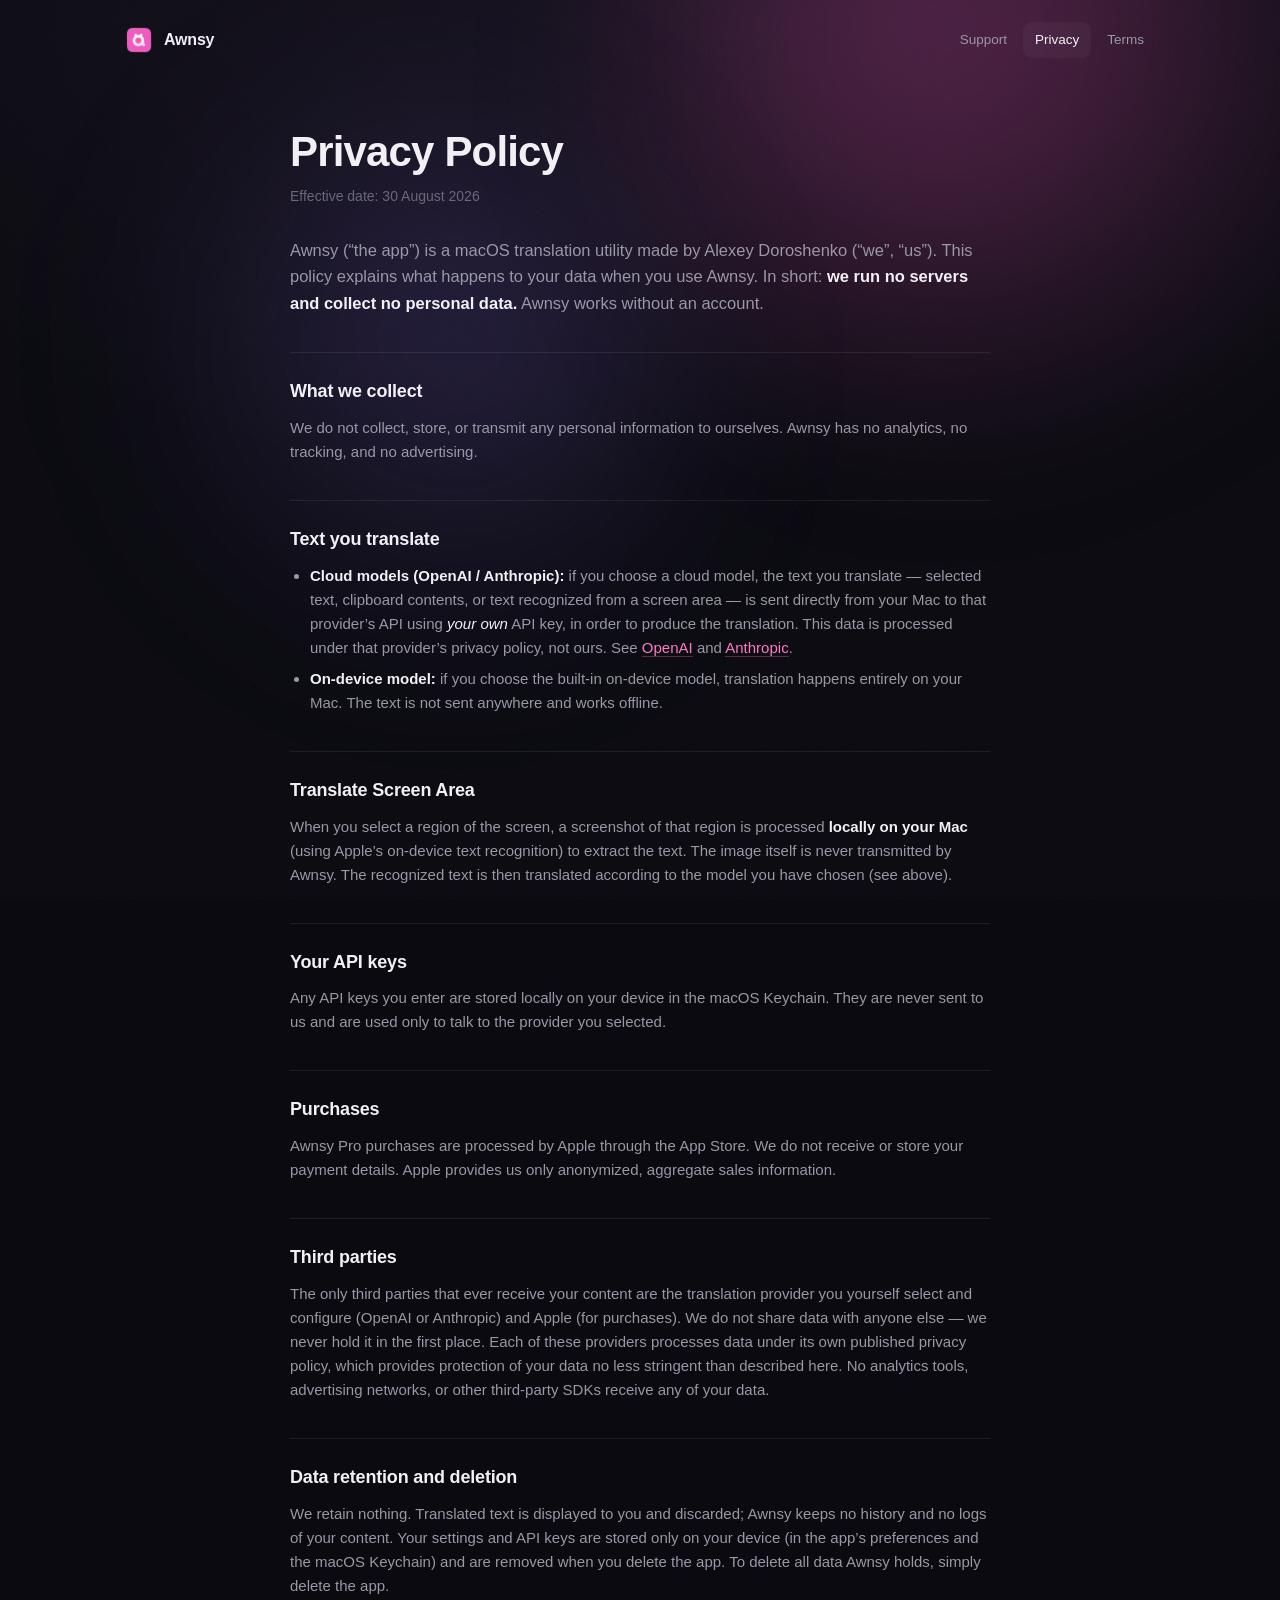
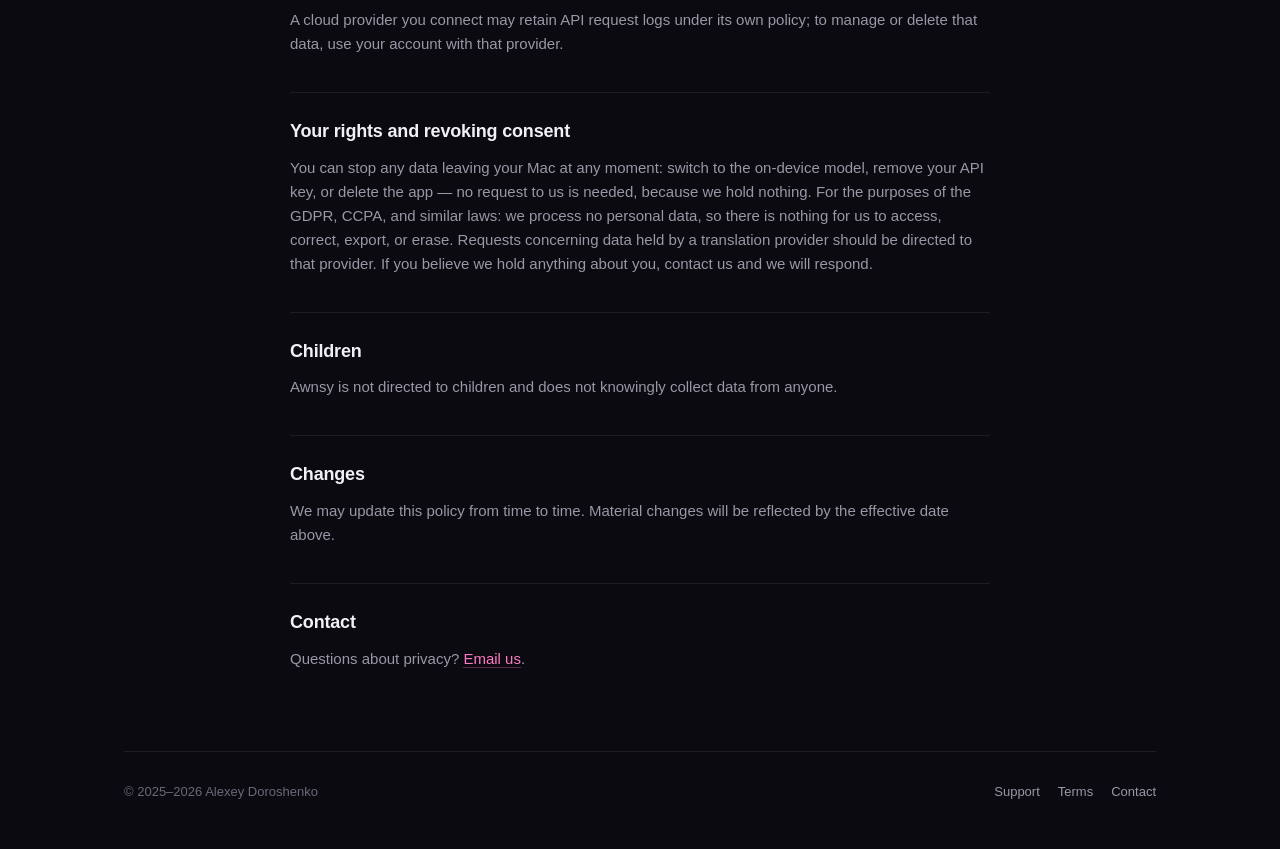
<file: privacy/index.html>
<!doctype html>
<html lang="en">
<head>
<meta charset="utf-8">
<meta name="viewport" content="width=device-width, initial-scale=1">
<title>Awnsy — Privacy Policy</title>
<meta name="description" content="How Awnsy handles your data: no servers, no analytics — translation happens on-device or via the provider you connect yourself.">
<link rel="canonical" href="https://awnsy.com/privacy/">
<link rel="icon" href="../icon.png">
<link rel="stylesheet" href="../assets/site.css">
</head>
<body>
  <div class="aurora"></div>
  <div class="noise"></div>

  <div class="wrap">
    <nav aria-label="Main">
      <a class="brand" href="../index.html"><img src="../icon.png" alt=""><span>Awnsy</span></a>
      <div class="nav-links">
        <a href="../support/index.html">Support</a>
        <a href="../privacy/index.html" aria-current="page">Privacy</a>
        <a href="../terms/index.html">Terms</a>
      </div>
    </nav>

    <main class="prose up">
      <h1>Privacy Policy</h1>
      <p class="eff">Effective date: 30 August 2026</p>

      <p class="lead">Awnsy (“the app”) is a macOS translation utility made by Alexey Doroshenko (“we”, “us”). This policy explains what happens to your data when you use Awnsy. In short: <strong>we run no servers and collect no personal data.</strong> Awnsy works without an account.</p>

      <h2>What we collect</h2>
      <p>We do not collect, store, or transmit any personal information to ourselves. Awnsy has no analytics, no tracking, and no advertising.</p>

      <h2>Text you translate</h2>
      <ul>
        <li><strong>Cloud models (OpenAI / Anthropic):</strong> if you choose a cloud model, the text you translate — selected text, clipboard contents, or text recognized from a screen area — is sent directly from your Mac to that provider’s API using <em>your own</em> API key, in order to produce the translation. This data is processed under that provider’s privacy policy, not ours. See <a href="https://openai.com/policies/privacy-policy" rel="noopener">OpenAI</a> and <a href="https://www.anthropic.com/legal/privacy" rel="noopener">Anthropic</a>.</li>
        <li><strong>On-device model:</strong> if you choose the built-in on-device model, translation happens entirely on your Mac. The text is not sent anywhere and works offline.</li>
      </ul>

      <h2>Translate Screen Area</h2>
      <p>When you select a region of the screen, a screenshot of that region is processed <strong>locally on your Mac</strong> (using Apple’s on-device text recognition) to extract the text. The image itself is never transmitted by Awnsy. The recognized text is then translated according to the model you have chosen (see above).</p>

      <h2>Your API keys</h2>
      <p>Any API keys you enter are stored locally on your device in the macOS Keychain. They are never sent to us and are used only to talk to the provider you selected.</p>

      <h2>Purchases</h2>
      <p>Awnsy Pro purchases are processed by Apple through the App Store. We do not receive or store your payment details. Apple provides us only anonymized, aggregate sales information.</p>

      <h2>Third parties</h2>
      <p>The only third parties that ever receive your content are the translation provider you yourself select and configure (OpenAI or Anthropic) and Apple (for purchases). We do not share data with anyone else — we never hold it in the first place. Each of these providers processes data under its own published privacy policy, which provides protection of your data no less stringent than described here. No analytics tools, advertising networks, or other third-party SDKs receive any of your data.</p>

      <h2>Data retention and deletion</h2>
      <p>We retain nothing. Translated text is displayed to you and discarded; Awnsy keeps no history and no logs of your content. Your settings and API keys are stored only on your device (in the app’s preferences and the macOS Keychain) and are removed when you delete the app. To delete all data Awnsy holds, simply delete the app.</p>
      <p>A cloud provider you connect may retain API request logs under its own policy; to manage or delete that data, use your account with that provider.</p>

      <h2>Your rights and revoking consent</h2>
      <p>You can stop any data leaving your Mac at any moment: switch to the on-device model, remove your API key, or delete the app — no request to us is needed, because we hold nothing. For the purposes of the GDPR, CCPA, and similar laws: we process no personal data, so there is nothing for us to access, correct, export, or erase. Requests concerning data held by a translation provider should be directed to that provider. If you believe we hold anything about you, contact us and we will respond.</p>

      <h2>Children</h2>
      <p>Awnsy is not directed to children and does not knowingly collect data from anyone.</p>

      <h2>Changes</h2>
      <p>We may update this policy from time to time. Material changes will be reflected by the effective date above.</p>

      <h2>Contact</h2>
      <p>Questions about privacy? <a href="mailto:aidsoid+awnsy@gmail.com">Email us</a>.</p>
    </main>

    <footer>
      <div class="foot-row">
        <span>© 2025–2026 Alexey Doroshenko</span>
        <span class="spacer"></span>
        <a href="../support/index.html">Support</a>
        <a href="../terms/index.html">Terms</a>
        <a href="mailto:aidsoid+awnsy@gmail.com">Contact</a>
      </div>
    </footer>
  </div>
</body>
</html>
</file>
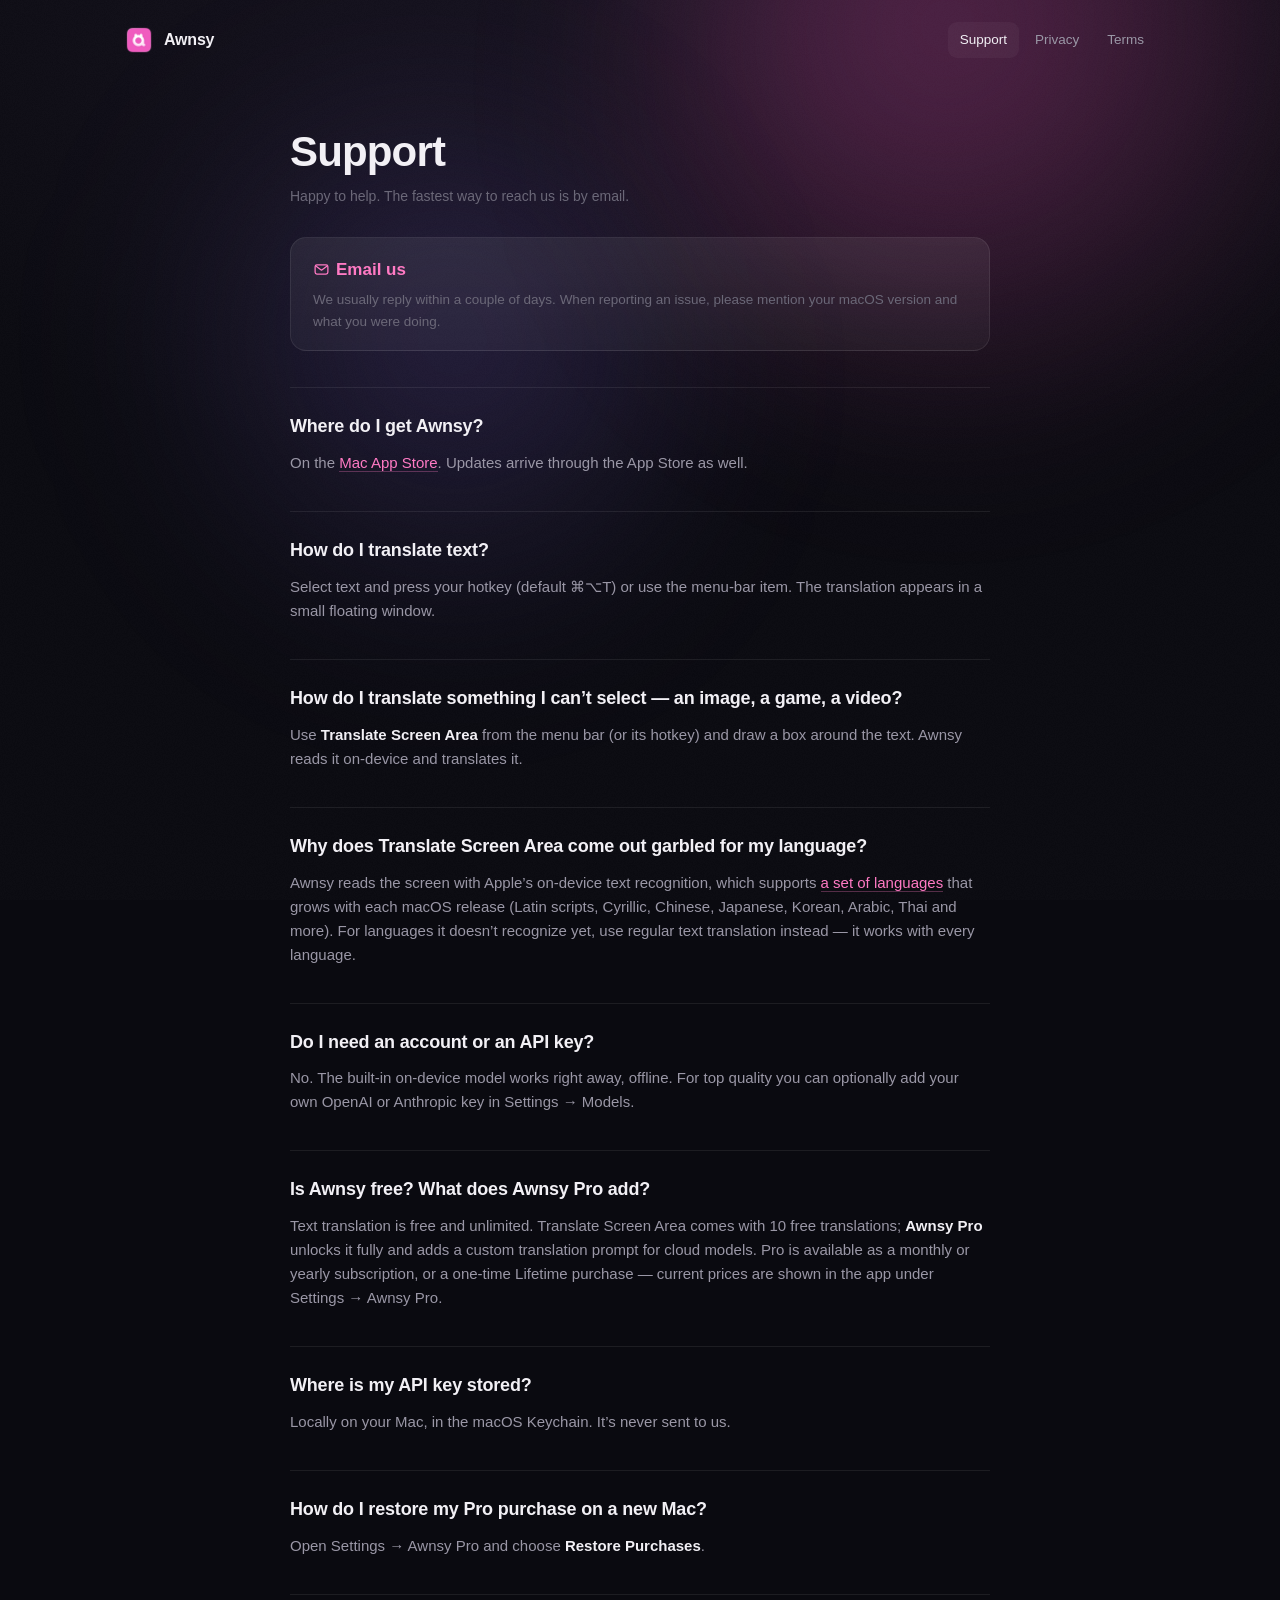
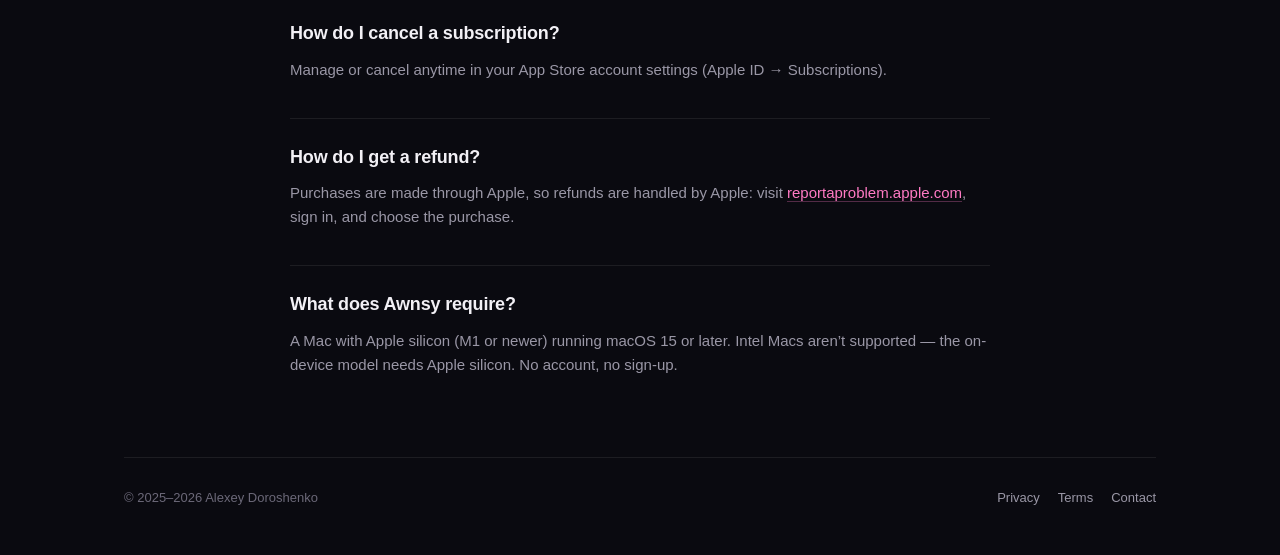
<file: support/index.html>
<!doctype html>
<html lang="en">
<head>
<meta charset="utf-8">
<meta name="viewport" content="width=device-width, initial-scale=1">
<title>Awnsy — Support</title>
<meta name="description" content="Get help with Awnsy: how translation and Translate Screen Area work, API keys, purchases, restores, and refunds.">
<link rel="canonical" href="https://awnsy.com/support/">
<link rel="icon" href="../icon.png">
<link rel="stylesheet" href="../assets/site.css">
</head>
<body>
  <div class="aurora"></div>
  <div class="noise"></div>

  <div class="wrap">
    <nav aria-label="Main">
      <a class="brand" href="../index.html"><img src="../icon.png" alt=""><span>Awnsy</span></a>
      <div class="nav-links">
        <a href="../support/index.html" aria-current="page">Support</a>
        <a href="../privacy/index.html">Privacy</a>
        <a href="../terms/index.html">Terms</a>
      </div>
    </nav>

    <main class="prose up">
      <h1>Support</h1>
      <p class="eff">Happy to help. The fastest way to reach us is by email.</p>

      <div class="note-card">
        <svg viewBox="0 0 24 24" aria-hidden="true" style="width:17px;height:17px;stroke:var(--pink);fill:none;stroke-width:1.8;stroke-linecap:round;stroke-linejoin:round;vertical-align:-3px;margin-right:6px"><rect x="3" y="5.5" width="18" height="13" rx="2.5"/><path d="m4 7 8 6 8-6"/></svg><a href="mailto:aidsoid+awnsy@gmail.com">Email us</a>
        <p>We usually reply within a couple of days. When reporting an issue, please mention your macOS version and what you were doing.</p>
      </div>

      <h2>Where do I get Awnsy?</h2>
      <p>On the <a href="https://apps.apple.com/app/id6805945103">Mac App Store</a>. Updates arrive through the App Store as well.</p>

      <h2>How do I translate text?</h2>
      <p>Select text and press your hotkey (default ⌘⌥T) or use the menu-bar item. The translation appears in a small floating window.</p>

      <h2>How do I translate something I can’t select — an image, a game, a video?</h2>
      <p>Use <strong>Translate Screen Area</strong> from the menu bar (or its hotkey) and draw a box around the text. Awnsy reads it on-device and translates it.</p>

      <h2>Why does Translate Screen Area come out garbled for my language?</h2>
      <p>Awnsy reads the screen with Apple’s on-device text recognition, which supports <a href="https://www.apple.com/macos/feature-availability/" rel="noopener">a set of languages</a> that grows with each macOS release (Latin scripts, Cyrillic, Chinese, Japanese, Korean, Arabic, Thai and more). For languages it doesn’t recognize yet, use regular text translation instead — it works with every language.</p>

      <h2>Do I need an account or an API key?</h2>
      <p>No. The built-in on-device model works right away, offline. For top quality you can optionally add your own OpenAI or Anthropic key in Settings → Models.</p>

      <h2>Is Awnsy free? What does Awnsy Pro add?</h2>
      <p>Text translation is free and unlimited. Translate Screen Area comes with 10 free translations; <strong>Awnsy Pro</strong> unlocks it fully and adds a custom translation prompt for cloud models. Pro is available as a monthly or yearly subscription, or a one-time Lifetime purchase — current prices are shown in the app under Settings → Awnsy Pro.</p>

      <h2>Where is my API key stored?</h2>
      <p>Locally on your Mac, in the macOS Keychain. It’s never sent to us.</p>

      <h2>How do I restore my Pro purchase on a new Mac?</h2>
      <p>Open Settings → Awnsy Pro and choose <strong>Restore Purchases</strong>.</p>

      <h2>How do I cancel a subscription?</h2>
      <p>Manage or cancel anytime in your App Store account settings (Apple&nbsp;ID → Subscriptions).</p>

      <h2>How do I get a refund?</h2>
      <p>Purchases are made through Apple, so refunds are handled by Apple: visit <a href="https://reportaproblem.apple.com" rel="noopener">reportaproblem.apple.com</a>, sign in, and choose the purchase.</p>

      <h2>What does Awnsy require?</h2>
      <p>A Mac with Apple silicon (M1 or newer) running macOS 15 or later. Intel Macs aren’t supported — the on-device model needs Apple silicon. No account, no sign-up.</p>
    </main>

    <footer>
      <div class="foot-row">
        <span>© 2025–2026 Alexey Doroshenko</span>
        <span class="spacer"></span>
        <a href="../privacy/index.html">Privacy</a>
        <a href="../terms/index.html">Terms</a>
        <a href="mailto:aidsoid+awnsy@gmail.com">Contact</a>
      </div>
    </footer>
  </div>
</body>
</html>
</file>
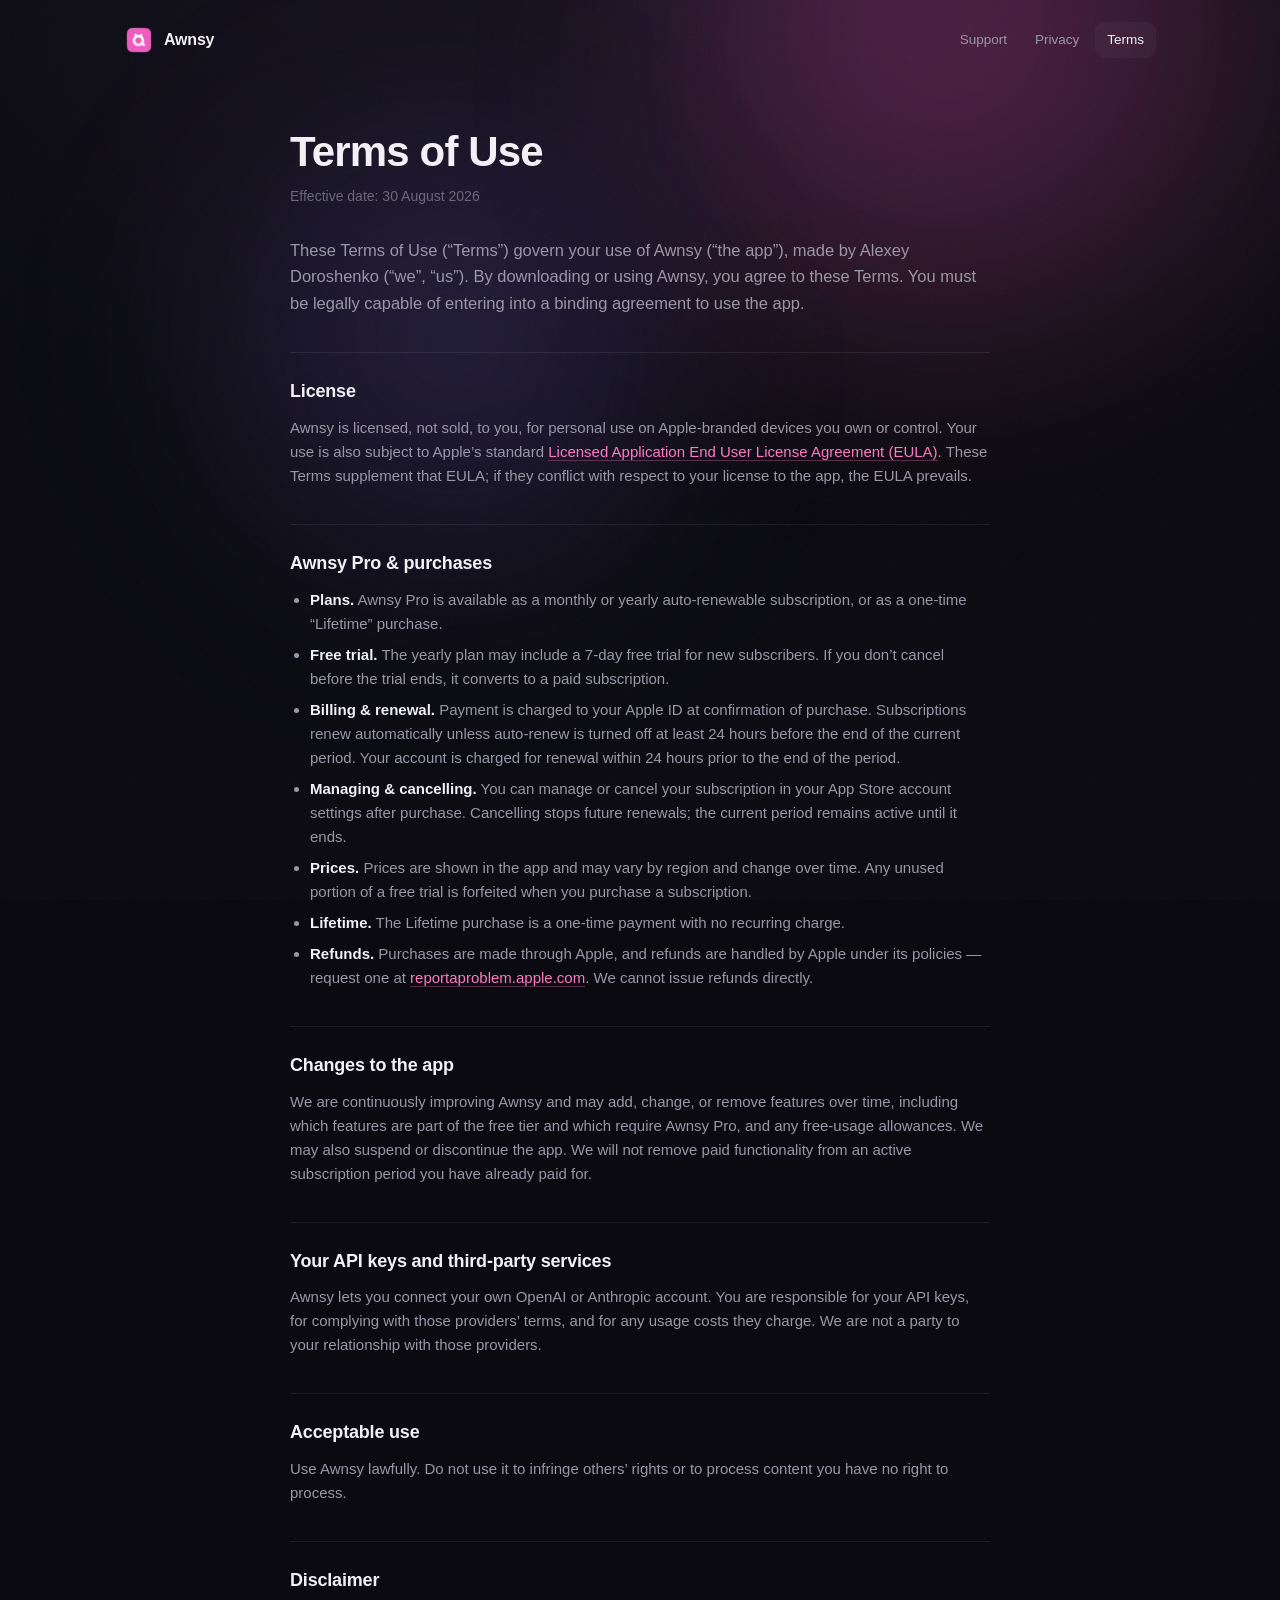
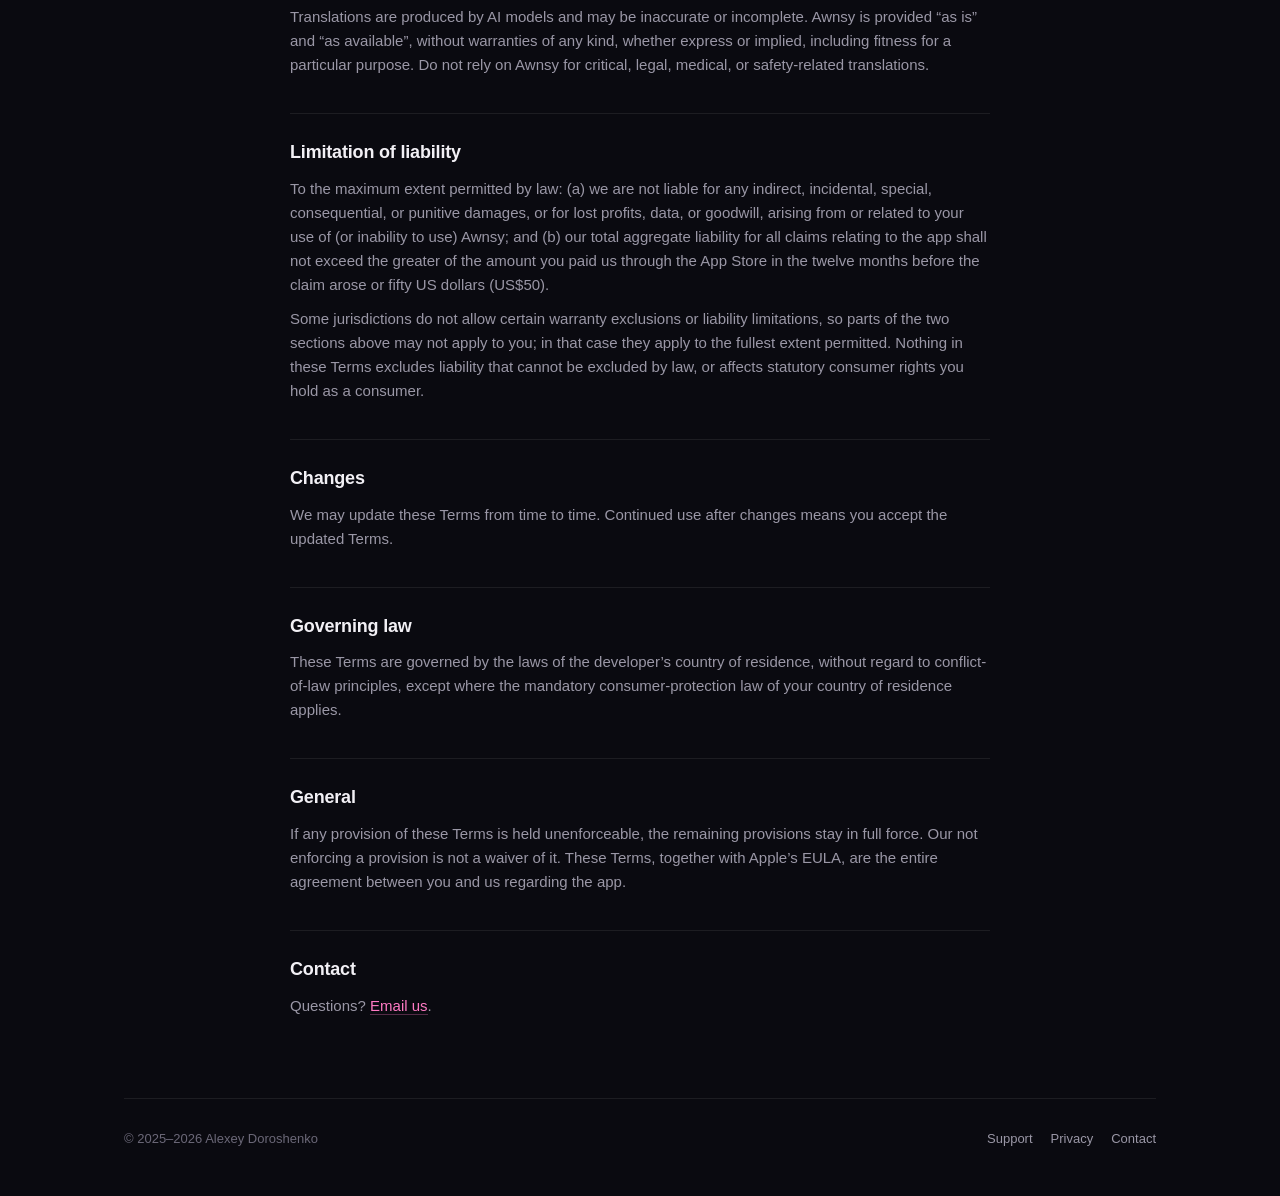
<file: terms/index.html>
<!doctype html>
<html lang="en">
<head>
<meta charset="utf-8">
<meta name="viewport" content="width=device-width, initial-scale=1">
<title>Awnsy — Terms of Use</title>
<meta name="description" content="The terms that govern your use of Awnsy, including Awnsy Pro subscriptions, the free trial, and the Lifetime purchase.">
<link rel="canonical" href="https://awnsy.com/terms/">
<link rel="icon" href="../icon.png">
<link rel="stylesheet" href="../assets/site.css">
</head>
<body>
  <div class="aurora"></div>
  <div class="noise"></div>

  <div class="wrap">
    <nav aria-label="Main">
      <a class="brand" href="../index.html"><img src="../icon.png" alt=""><span>Awnsy</span></a>
      <div class="nav-links">
        <a href="../support/index.html">Support</a>
        <a href="../privacy/index.html">Privacy</a>
        <a href="../terms/index.html" aria-current="page">Terms</a>
      </div>
    </nav>

    <main class="prose up">
      <h1>Terms of Use</h1>
      <p class="eff">Effective date: 30 August 2026</p>

      <p class="lead">These Terms of Use (“Terms”) govern your use of Awnsy (“the app”), made by Alexey Doroshenko (“we”, “us”). By downloading or using Awnsy, you agree to these Terms. You must be legally capable of entering into a binding agreement to use the app.</p>

      <h2>License</h2>
      <p>Awnsy is licensed, not sold, to you, for personal use on Apple-branded devices you own or control. Your use is also subject to Apple’s standard <a href="https://www.apple.com/legal/internet-services/itunes/dev/stdeula/" rel="noopener">Licensed Application End User License Agreement (EULA)</a>. These Terms supplement that EULA; if they conflict with respect to your license to the app, the EULA prevails.</p>

      <h2>Awnsy Pro &amp; purchases</h2>
      <ul>
        <li><strong>Plans.</strong> Awnsy Pro is available as a monthly or yearly auto-renewable subscription, or as a one-time “Lifetime” purchase.</li>
        <li><strong>Free trial.</strong> The yearly plan may include a 7-day free trial for new subscribers. If you don’t cancel before the trial ends, it converts to a paid subscription.</li>
        <li><strong>Billing &amp; renewal.</strong> Payment is charged to your Apple ID at confirmation of purchase. Subscriptions renew automatically unless auto-renew is turned off at least 24 hours before the end of the current period. Your account is charged for renewal within 24 hours prior to the end of the period.</li>
        <li><strong>Managing &amp; cancelling.</strong> You can manage or cancel your subscription in your App Store account settings after purchase. Cancelling stops future renewals; the current period remains active until it ends.</li>
        <li><strong>Prices.</strong> Prices are shown in the app and may vary by region and change over time. Any unused portion of a free trial is forfeited when you purchase a subscription.</li>
        <li><strong>Lifetime.</strong> The Lifetime purchase is a one-time payment with no recurring charge.</li>
        <li><strong>Refunds.</strong> Purchases are made through Apple, and refunds are handled by Apple under its policies — request one at <a href="https://reportaproblem.apple.com" rel="noopener">reportaproblem.apple.com</a>. We cannot issue refunds directly.</li>
      </ul>

      <h2>Changes to the app</h2>
      <p>We are continuously improving Awnsy and may add, change, or remove features over time, including which features are part of the free tier and which require Awnsy Pro, and any free-usage allowances. We may also suspend or discontinue the app. We will not remove paid functionality from an active subscription period you have already paid for.</p>

      <h2>Your API keys and third-party services</h2>
      <p>Awnsy lets you connect your own OpenAI or Anthropic account. You are responsible for your API keys, for complying with those providers’ terms, and for any usage costs they charge. We are not a party to your relationship with those providers.</p>

      <h2>Acceptable use</h2>
      <p>Use Awnsy lawfully. Do not use it to infringe others’ rights or to process content you have no right to process.</p>

      <h2>Disclaimer</h2>
      <p>Translations are produced by AI models and may be inaccurate or incomplete. Awnsy is provided “as is” and “as available”, without warranties of any kind, whether express or implied, including fitness for a particular purpose. Do not rely on Awnsy for critical, legal, medical, or safety-related translations.</p>

      <h2>Limitation of liability</h2>
      <p>To the maximum extent permitted by law: (a) we are not liable for any indirect, incidental, special, consequential, or punitive damages, or for lost profits, data, or goodwill, arising from or related to your use of (or inability to use) Awnsy; and (b) our total aggregate liability for all claims relating to the app shall not exceed the greater of the amount you paid us through the App Store in the twelve months before the claim arose or fifty US dollars (US$50).</p>
      <p>Some jurisdictions do not allow certain warranty exclusions or liability limitations, so parts of the two sections above may not apply to you; in that case they apply to the fullest extent permitted. Nothing in these Terms excludes liability that cannot be excluded by law, or affects statutory consumer rights you hold as a consumer.</p>

      <h2>Changes</h2>
      <p>We may update these Terms from time to time. Continued use after changes means you accept the updated Terms.</p>

      <h2>Governing law</h2>
      <p>These Terms are governed by the laws of the developer’s country of residence, without regard to conflict-of-law principles, except where the mandatory consumer-protection law of your country of residence applies.</p>

      <h2>General</h2>
      <p>If any provision of these Terms is held unenforceable, the remaining provisions stay in full force. Our not enforcing a provision is not a waiver of it. These Terms, together with Apple’s EULA, are the entire agreement between you and us regarding the app.</p>

      <h2>Contact</h2>
      <p>Questions? <a href="mailto:aidsoid+awnsy@gmail.com">Email us</a>.</p>
    </main>

    <footer>
      <div class="foot-row">
        <span>© 2025–2026 Alexey Doroshenko</span>
        <span class="spacer"></span>
        <a href="../support/index.html">Support</a>
        <a href="../privacy/index.html">Privacy</a>
        <a href="mailto:aidsoid+awnsy@gmail.com">Contact</a>
      </div>
    </footer>
  </div>
</body>
</html>
</file>
<file: assets/site.css>
/* Awnsy site — the one home for the shared design system.
   Tokens, backdrop (aurora + noise), chrome (nav, footer), reveal animation,
   and the prose styles used by the text pages. Page-specific presentation
   (the landing's hero, demo scene and bento grid) lives in that page alone. */

:root {
  --bg: #0a0a10;
  --bg-soft: #101018;
  --ink: #f2f0f5;
  --muted: #9a97a6;
  --faint: #6b6878;
  --line: rgba(255,255,255,.08);
  --glass: rgba(255,255,255,.04);
  --glass-strong: rgba(255,255,255,.07);
  --pink: #ff7ac4;
  --pink-deep: #e94db0;
  --violet: #8b6cf0;
  --radius: 20px;
}
* { box-sizing: border-box; margin: 0; padding: 0; }
html { scroll-behavior: smooth; }
body {
  background: var(--bg);
  color: var(--ink);
  font-family: -apple-system, BlinkMacSystemFont, "SF Pro Display", "SF Pro Text", "Helvetica Neue", "Segoe UI", Arial, sans-serif;
  line-height: 1.6;
  -webkit-font-smoothing: antialiased;
  overflow-x: hidden;
}
::selection { background: rgba(233,77,176,.35); }
:focus-visible { outline: 2px solid var(--pink); outline-offset: 3px; border-radius: 6px; }

/* ---------- aurora backdrop ---------- */
.aurora {
  position: fixed; inset: 0; z-index: -2; overflow: hidden;
  background: radial-gradient(120% 90% at 50% 0%, #16121f 0%, var(--bg) 60%);
}
.aurora::before, .aurora::after {
  content: ""; position: absolute; border-radius: 50%; filter: blur(90px);
  will-change: transform;
}
.aurora::before {
  width: 60vw; height: 60vw; max-width: 820px; max-height: 820px;
  left: 50%; top: -22vw;
  background: radial-gradient(circle at 40% 40%, rgba(233,77,176,.34), rgba(233,77,176,0) 65%);
  animation: drift1 26s ease-in-out infinite alternate;
}
.aurora::after {
  width: 46vw; height: 46vw; max-width: 640px; max-height: 640px;
  left: 8%; top: 8vw;
  background: radial-gradient(circle at 60% 40%, rgba(139,108,240,.22), rgba(139,108,240,0) 65%);
  animation: drift2 32s ease-in-out infinite alternate;
}
@keyframes drift1 { from { transform: translate(-60%, 0) } to { transform: translate(-40%, 6%) } }
@keyframes drift2 { from { transform: translate(0, 0) } to { transform: translate(14%, -6%) } }

/* fine noise for texture */
.noise {
  position: fixed; inset: 0; z-index: -1; pointer-events: none; opacity: .5;
  background-image: url("data:image/svg+xml,%3Csvg xmlns='http://www.w3.org/2000/svg' width='160' height='160'%3E%3Cfilter id='n'%3E%3CfeTurbulence type='fractalNoise' baseFrequency='0.9' numOctaves='2' stitchTiles='stitch'/%3E%3CfeColorMatrix type='matrix' values='0 0 0 0 1 0 0 0 0 1 0 0 0 0 1 0 0 0 0.05 0'/%3E%3C/filter%3E%3Crect width='100%25' height='100%25' filter='url(%23n)'/%3E%3C/svg%3E");
}

.wrap { max-width: 1080px; margin: 0 auto; padding: 0 24px; }

/* ---------- nav ---------- */
nav {
  display: flex; align-items: center; gap: 10px;
  padding: 22px 0;
}
.brand { display: flex; align-items: center; gap: 10px; text-decoration: none; color: var(--ink); }
.brand img { width: 30px; height: 30px; border-radius: 8px; }
.brand span { font-weight: 700; font-size: 16px; letter-spacing: -0.2px; }
.nav-links { margin-left: auto; display: flex; gap: 4px; }
.nav-links a {
  color: var(--muted); text-decoration: none; font-size: 13.5px; font-weight: 500;
  padding: 7px 12px; border-radius: 9px; transition: color .2s, background .2s;
}
.nav-links a:hover { color: var(--ink); background: var(--glass-strong); }
.nav-links a[aria-current="page"] { color: var(--ink); background: var(--glass); }

/* ---------- footer ---------- */
footer {
  border-top: 1px solid var(--line);
  padding: 30px 0 46px;
  color: var(--faint); font-size: 13px;
}
.foot-row { display: flex; gap: 18px; align-items: center; flex-wrap: wrap; }
.foot-row a { color: var(--muted); text-decoration: none; }
.foot-row a:hover { color: var(--ink); }
.foot-row .spacer { margin-left: auto; }
.disclaimer { margin-top: 14px; font-size: 11.5px; color: var(--faint); max-width: 52em; }

/* ---------- prose (text pages) ---------- */
.prose { max-width: 700px; margin: 0 auto; padding: 42px 0 70px; }
.prose h1 {
  font-size: clamp(30px, 4.4vw, 42px);
  letter-spacing: -0.02em; font-weight: 800; line-height: 1.12;
  margin: 6px 0 8px; text-wrap: balance;
}
.prose .eff { color: var(--faint); font-size: 14px; margin-bottom: 30px; }
.prose .lead { font-size: 16.5px; }
.prose h2 {
  font-size: 18px; font-weight: 700; letter-spacing: -0.01em;
  margin: 36px 0 10px; padding-top: 24px; border-top: 1px solid var(--line);
}
.prose p, .prose li, .prose dd { color: var(--muted); font-size: 15px; }
.prose p { margin: 10px 0; }
.prose strong { color: var(--ink); font-weight: 600; }
.prose em { color: var(--ink); }
.prose a { color: var(--pink); text-decoration: none; border-bottom: 1px solid rgba(255,122,196,.3); transition: border-color .2s; }
.prose a:hover { border-color: var(--pink); }
.prose ul { padding-left: 20px; margin: 10px 0; }
.prose li { margin: 7px 0; }
.prose dt { color: var(--ink); font-weight: 650; margin-top: 18px; }
.prose dd { margin: 4px 0 0; }

/* glass callout, e.g. the support contact card */
.note-card {
  background: linear-gradient(180deg, var(--glass-strong), var(--glass));
  border: 1px solid var(--line);
  border-radius: 16px;
  padding: 18px 22px;
  margin: 20px 0 8px;
}
.note-card a { font-weight: 700; font-size: 17px; border-bottom: none; }
.note-card p { font-size: 13.5px; color: var(--faint); margin: 6px 0 0; }

/* reveal-on-load */
.up { opacity: 0; transform: translateY(14px); animation: rise .7s cubic-bezier(.2,.7,.3,1) forwards; }
.d1 { animation-delay: .05s } .d2 { animation-delay: .15s } .d3 { animation-delay: .25s } .d4 { animation-delay: .4s }
@keyframes rise { to { opacity: 1; transform: none } }

@media (prefers-reduced-motion: reduce) {
  .aurora::before, .aurora::after { animation: none !important; }
  .up { animation: none; opacity: 1; transform: none; }
}
</file>
